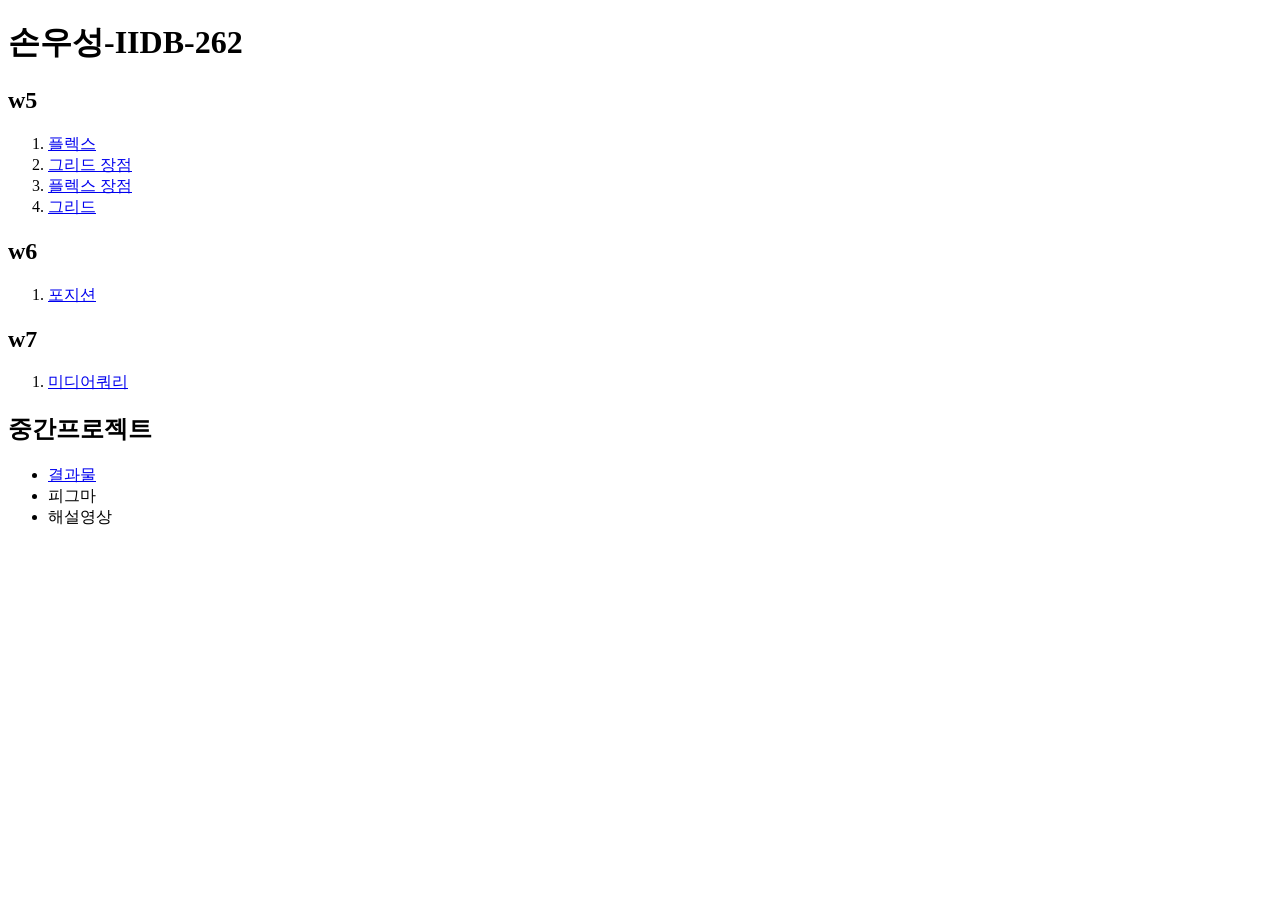
<file: index.html>
<!doctype html>
<html lang="ko">
  <head>
    <meta charset="UTF-8" />
    <meta name="viewport" content="width=device-width, initial-scale=1.0" />
    <title>손우성-IIDB-262</title>
  </head>
  <body>
    <h1>손우성-IIDB-262</h1>
    <h2>w5</h2>
    <ol>
      <li>
        <a href="./src/w5/code1/index.html">플렉스</a>
      </li>
      <li>
        <a href="./src/w5/code2/index.html">그리드 장점</a>
      </li>
      <li>
        <a href="./src/w5/code3/index.html">플렉스 장점</a>
      </li>
      <li>
        <a href="./src/w5/code4/index.html">그리드</a>
      </li>
    </ol>
    <h2>w6</h2>
    <ol>
      <li>
        <a href="./src/w6/code1/index.html">포지션</a>
      </li>
    </ol>
    <h2>w7</h2>
    <ol>
      <li>
        <a href="./src/w7/code1/index.html">미디어쿼리</a>
      </li>
    </ol>
    <h2>중간프로젝트</h2>
    <ul>
      <li><a href="./src/mid/index.html">결과물</a></li>
      <li>피그마</li>
      <li>해설영상</li>
    </ul>
  </body>
</html>
</file>
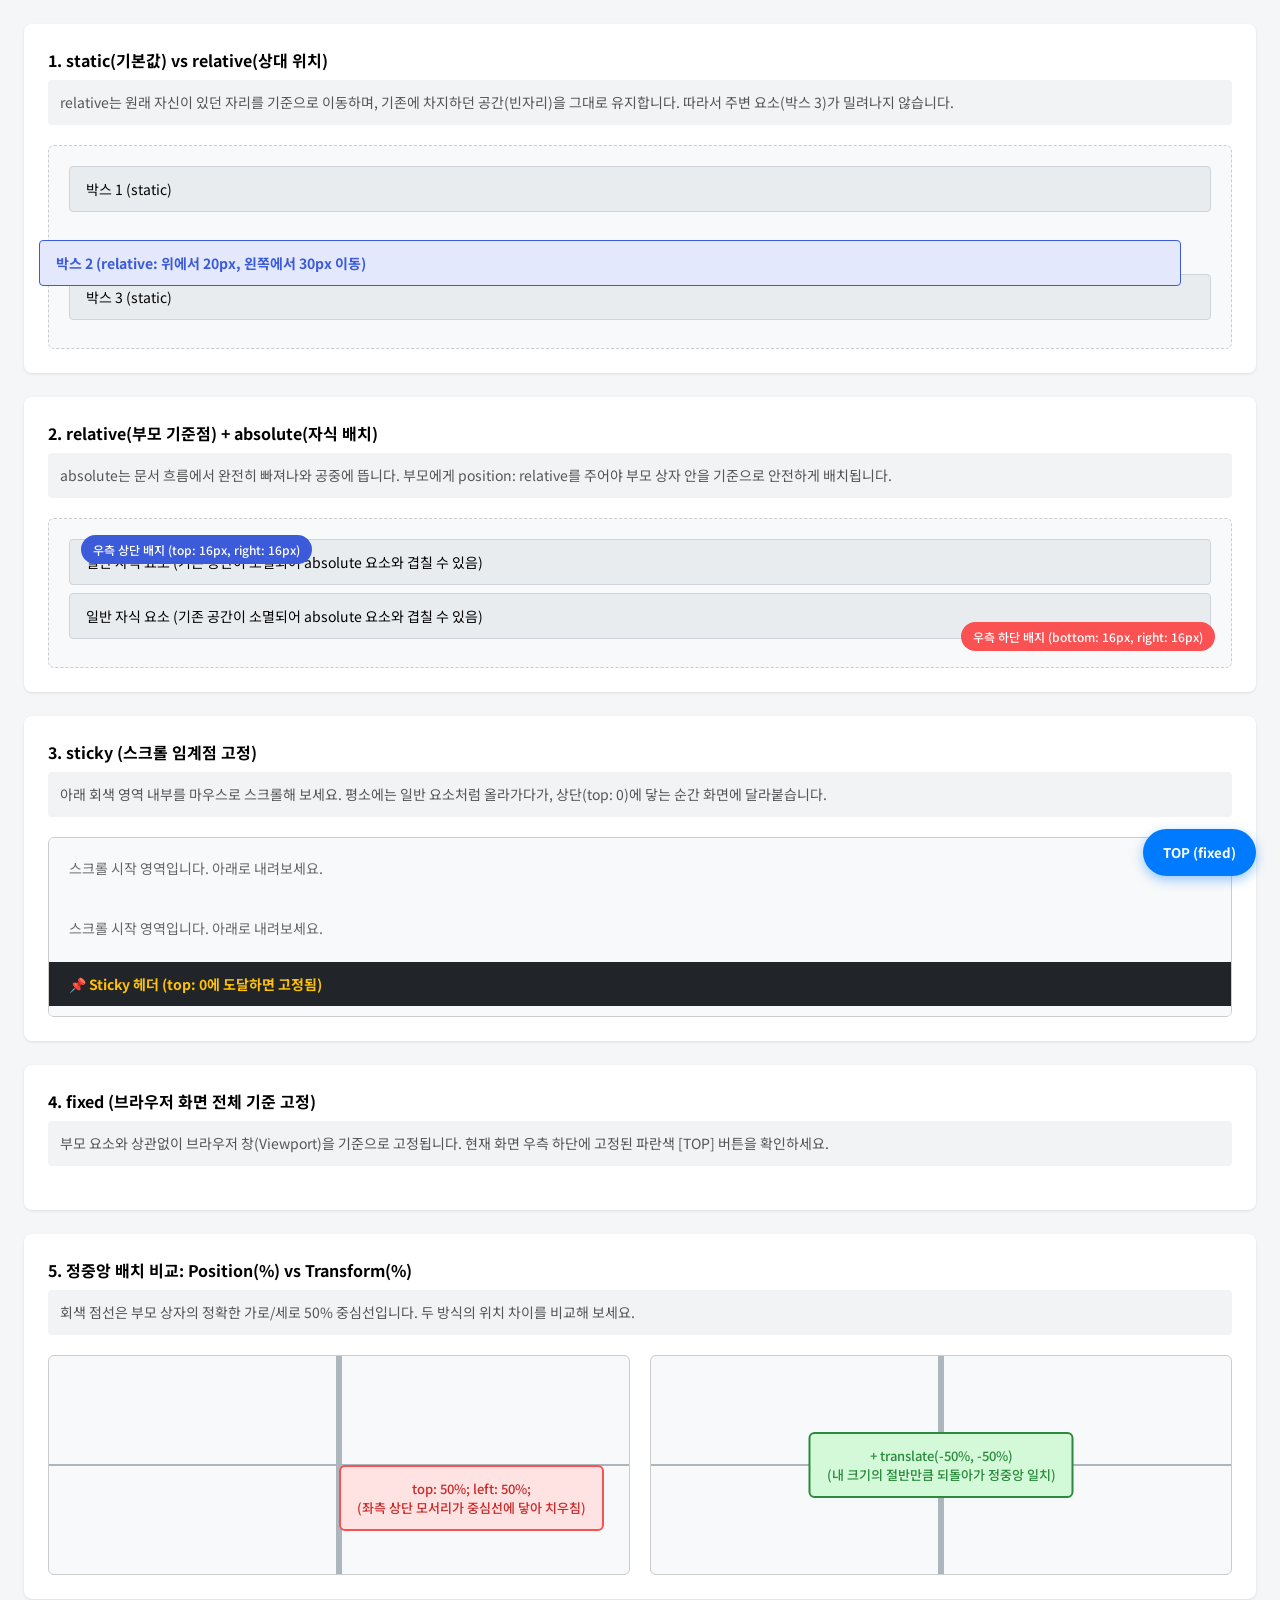
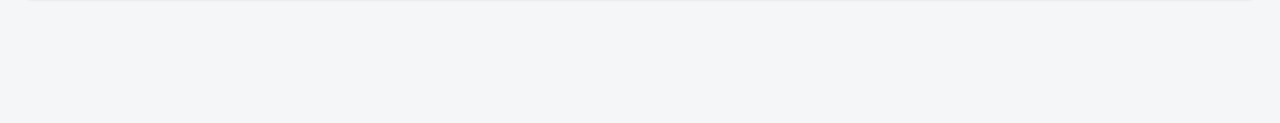
<file: src/w6/code1/index.html>
<!doctype html>
<html lang="en">
  <head>
    <meta charset="UTF-8" />
    <link rel="stylesheet" href="./style.css" />
    <meta name="viewport" content="width=device-width, initial-scale=1.0" />
    <title>Pen</title>
    <!-- Noto Sans KR 폰트 -->
    <link
      href="https://fonts.googleapis.com/css2?family=Noto+Sans+KR:wght@400;500;700&display=swap"
      rel="stylesheet"
    />
  </head>
  <body>
    <!-- 1. static vs relative -->
    <div class="box">
      <h3 class="title">1. static(기본값) vs relative(상대 위치)</h3>
      <p class="desc">
        relative는 원래 자신이 있던 자리를 기준으로 이동하며, 기존에 차지하던
        공간(빈자리)을 그대로 유지합니다. 따라서 주변 요소(박스 3)가 밀려나지
        않습니다.
      </p>

      <div class="demo-stage">
        <div class="item">박스 1 (static)</div>
        <div class="item pos-relative">
          박스 2 (relative: 위에서 20px, 왼쪽에서 30px 이동)
        </div>
        <div class="item" style="position: relative">박스 3 (static)</div>
      </div>
    </div>

    <!-- 2. relative(부모 기준점) + absolute(절대 위치) -->
    <div class="box" style="position: relative">
      <h3 class="title">2. relative(부모 기준점) + absolute(자식 배치)</h3>
      <p class="desc">
        absolute는 문서 흐름에서 완전히 빠져나와 공중에 뜹니다. 부모에게
        position: relative를 주어야 부모 상자 안을 기준으로 안전하게 배치됩니다.
      </p>

      <div class="demo-stage parent-relative">
        <div class="item">
          일반 자식 요소 (기존 공간이 소멸되어 absolute 요소와 겹칠 수 있음)
        </div>
        <div class="badge pos-absolute-top">
          우측 상단 배지 (top: 16px, right: 16px)
        </div>
        <div class="badge pos-absolute-bottom">
          우측 하단 배지 (bottom: 16px, right: 16px)
        </div>
        <div class="item">
          일반 자식 요소 (기존 공간이 소멸되어 absolute 요소와 겹칠 수 있음)
        </div>
      </div>
    </div>

    <!-- 3. sticky (스크롤 반응형 고정) -->
    <div class="box">
      <h3 class="title">3. sticky (스크롤 임계점 고정)</h3>
      <p class="desc">
        아래 회색 영역 내부를 마우스로 스크롤해 보세요. 평소에는 일반 요소처럼
        올라가다가, 상단(top: 0)에 닿는 순간 화면에 달라붙습니다.
      </p>

      <div class="scroll-container">
        <div class="scroll-text">
          스크롤 시작 영역입니다. 아래로 내려보세요.
        </div>
        <div class="scroll-text">
          스크롤 시작 영역입니다. 아래로 내려보세요.
        </div>
        <div class="scroll-text">
          스크롤 시작 영역입니다. 아래로 내려보세요.
        </div>
        <div class="scroll-text">
          스크롤 시작 영역입니다. 아래로 내려보세요.
        </div>
        <div class="scroll-text">
          스크롤 시작 영역입니다. 아래로 내려보세요.
        </div>
        <div class="sticky-bar">📌 Sticky 헤더 (top: 0에 도달하면 고정됨)</div>
        <div class="scroll-content">
          <p>Lorem ipsum dolor sit amet.</p>
          <p>Porro a ut in enim.</p>
          <p>Eaque vel modi alias hic.</p>
          <p>Atque omnis ad ipsa perferendis.</p>
          <p>Odit praesentium est saepe nesciunt?</p>
          <p>Magnam provident et velit cum?</p>
          <p>Nemo quas ad reiciendis cumque. Expedita.</p>
          <p>Ducimus deleniti quidem facilis natus repellat nam.</p>
          <p>
            Dolorum fugit suscipit, ipsum adipisci dicta molestiae voluptate.
          </p>
          <p>
            Dolorem omnis, velit perspiciatis nisi reprehenderit eaque
            accusantium.
          </p>
        </div>
      </div>
    </div>

    <!-- 4. fixed (뷰포트 고정) -->
    <div class="box">
      <h3 class="title">4. fixed (브라우저 화면 전체 기준 고정)</h3>
      <p class="desc">
        부모 요소와 상관없이 브라우저 창(Viewport)을 기준으로 고정됩니다. 현재
        화면 우측 하단에 고정된 파란색 [TOP] 버튼을 확인하세요.
      </p>

      <!-- 코드 위치는 이 섹션 안에 있지만, 화면 우측 하단에 고정되어 표시됨 -->
      <button class="fixed-btn">TOP (fixed)</button>
    </div>

    <!-- 5. 퍼센트(%) 기준점 차이: Position vs Transform -->
    <div class="box">
      <h3 class="title">5. 정중앙 배치 비교: Position(%) vs Transform(%)</h3>
      <p class="desc">
        회색 점선은 부모 상자의 정확한 가로/세로 50% 중심선입니다. 두 방식의
        위치 차이를 비교해 보세요.
      </p>

      <div class="compare-grid">
        <!-- 5-1. top/left만 쓴 경우 -->
        <div class="center-stage">
          <div class="target only-pos">
            top: 50%; left: 50%;
            <br />
            (좌측 상단 모서리가 중심선에 닿아 치우침)
          </div>
        </div>

        <!-- 5-2. transform까지 함께 쓴 경우 -->
        <div class="center-stage">
          <div class="target with-transform">
            + translate(-50%, -50%)
            <br />
            (내 크기의 절반만큼 되돌아가 정중앙 일치)
          </div>
        </div>
      </div>
    </div>
  </body>
</html>
</file>
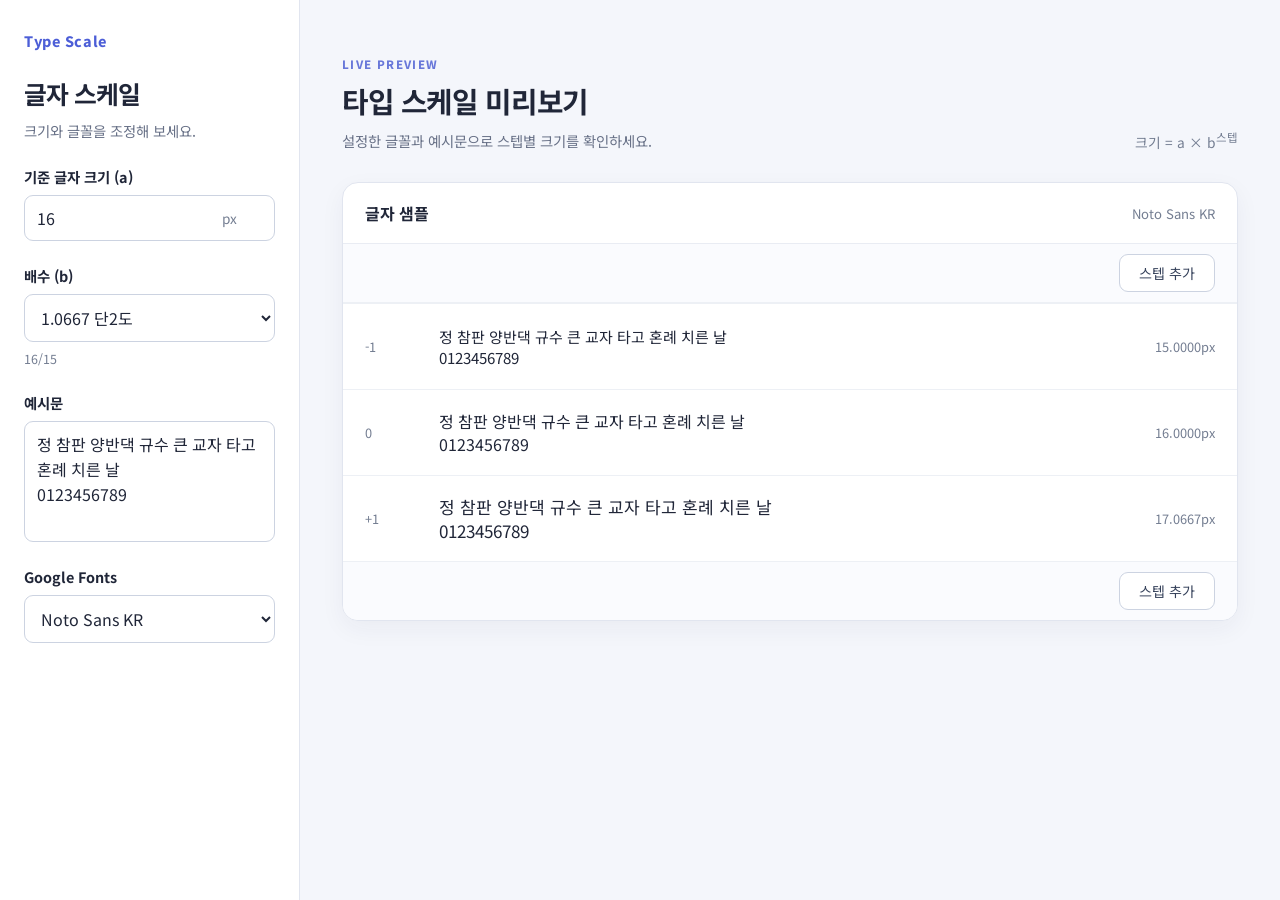
<file: src/w7/code1/index.html>
<!doctype html>
<html lang="ko">
  <head>
    <meta charset="UTF-8" />
    <meta name="viewport" content="width=device-width, initial-scale=1.0" />
    <title>글자 크기 스케일</title>
    <link rel="stylesheet" href="./style/style.css" />
    <link rel="preconnect" href="https://fonts.googleapis.com" />
    <link rel="preconnect" href="https://fonts.gstatic.com" crossorigin />
    <script src="./script/script.js" defer></script>
  </head>
  <body>
    <div class="wrap">
      <aside class="sidebar" aria-label="글자 스케일 설정">
        <a class="brand" href="#preview">Type Scale</a>
        <div class="sidebar-heading">
          <h1>글자 스케일</h1>
          <p>크기와 글꼴을 조정해 보세요.</p>
        </div>

        <div class="field">
          <label for="base-size">기준 글자 크기 (a)</label>
          <div class="unit-input">
            <input
              id="base-size"
              name="base-size"
              type="number"
              min="1"
              max="500"
              step="any"
              value="16"
              inputmode="decimal"
            />
            <span aria-hidden="true">px</span>
          </div>
        </div>

        <div class="field">
          <label for="interval">배수 (b)</label>
          <select id="interval" name="interval">
            <option value="1">단2도</option>
            <option value="2">장2도</option>
            <option value="3">단3도</option>
            <option value="4">장3도</option>
            <option value="5">완전4도</option>
            <option value="6">증4도 / 감5도</option>
            <option value="7">완전5도</option>
            <option value="8">단6도</option>
            <option value="9">장6도</option>
            <option value="10">단7도</option>
            <option value="11">장7도</option>
          </select>
          <small id="ratio-description" aria-live="polite"></small>
        </div>

        <div class="field">
          <label for="example-text">예시문</label>
          <textarea id="example-text" name="example-text" rows="4">
정 참판 양반댁 규수 큰 교자 타고 혼례 치른 날
0123456789</textarea
          >
        </div>

        <div class="field">
          <label for="font-family">Google Fonts</label>
          <select id="font-family" name="font-family">
            <option value="Noto Sans KR">Noto Sans KR</option>
            <option value="Noto Serif KR">Noto Serif KR</option>
            <option value="Gowun Dodum">Gowun Dodum</option>
            <option value="Gowun Batang">Gowun Batang</option>
            <option value="Nanum Gothic">Nanum Gothic</option>
            <option value="Nanum Myeongjo">Nanum Myeongjo</option>
            <option value="IBM Plex Sans KR">IBM Plex Sans KR</option>
            <option value="Black Han Sans">Black Han Sans</option>
          </select>
          <small id="font-status" aria-live="polite" hidden></small>
        </div>
      </aside>

      <main id="preview" class="preview">
        <header class="preview-heading">
          <div>
            <p class="eyebrow">LIVE PREVIEW</p>
            <h2>타입 스케일 미리보기</h2>
            <p class="intro">
              설정한 글꼴과 예시문으로 스텝별 크기를 확인하세요.
            </p>
          </div>
          <span class="formula">크기 = a × b<sup>스텝</sup></span>
        </header>

        <section class="scale-panel" aria-labelledby="scale-title">
          <div class="scale-header">
            <h3 id="scale-title">글자 샘플</h3>
            <span id="selected-font" class="selected-font">Noto Sans KR</span>
          </div>
          <div id="step-list" class="step-list" aria-live="polite"></div>
        </section>
      </main>
    </div>
  </body>
</html>
</file>
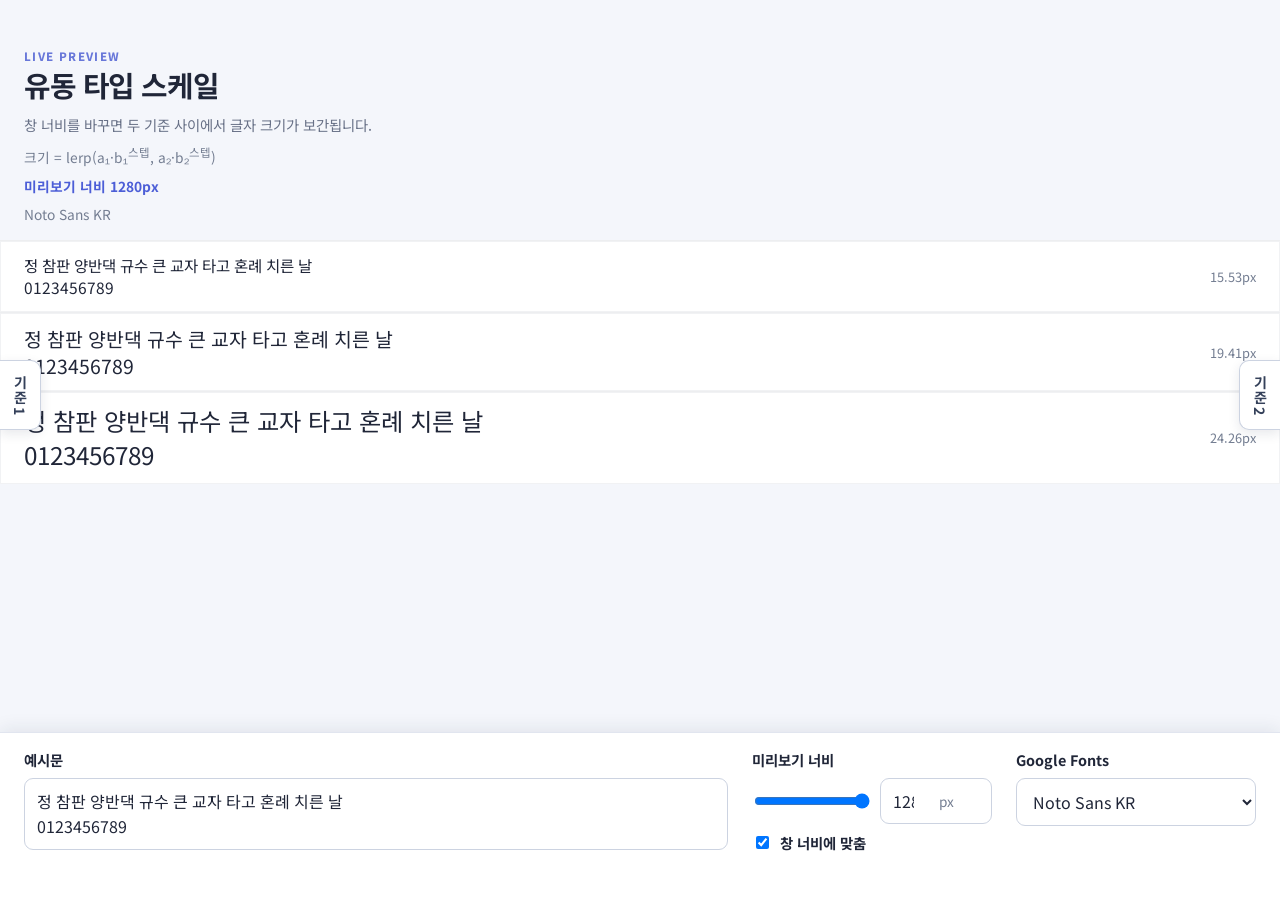
<file: src/w7/code2/index.html>
<!doctype html>
<html lang="ko">
  <head>
    <meta charset="UTF-8" />
    <meta name="viewport" content="width=device-width, initial-scale=1.0" />
    <title>유동 글자 크기 스케일</title>
    <link rel="stylesheet" href="./style/style.css" />
    <link rel="preconnect" href="https://fonts.googleapis.com" />
    <link rel="preconnect" href="https://fonts.gstatic.com" crossorigin />
    <script src="./script/script.js" defer></script>
  </head>
  <body>
    <div class="wrap" id="wrap">
      <div class="demo" id="preview">
        <header class="heading">
          <p class="eyebrow">LIVE PREVIEW</p>
          <h1>유동 타입 스케일</h1>
          <p class="intro">
            창 너비를 바꾸면 두 기준 사이에서 글자 크기가 보간됩니다.
          </p>
          <p class="formula">
            크기 = lerp(a₁·b₁<sup>스텝</sup>, a₂·b₂<sup>스텝</sup>)
          </p>
          <p id="viewport-width" class="viewport-width"></p>
          <p id="selected-font" class="selected-font">Noto Sans KR</p>
        </header>
      </div>

      <div id="drawer-left" class="control left" aria-label="기준 1 설정">
        <div class="component">
          <label for="width-1">기준 화면 너비</label>
          <div class="unit-input">
            <input
              id="width-1"
              type="number"
              min="1"
              max="10000"
              step="any"
              value="360"
              inputmode="decimal"
            />
            <span aria-hidden="true">px</span>
          </div>
        </div>
        <div class="component">
          <label for="base-size-1">기준 글자 크기</label>
          <div class="unit-input">
            <input
              id="base-size-1"
              type="number"
              min="1"
              max="500"
              step="any"
              value="16"
              inputmode="decimal"
            />
            <span aria-hidden="true">px</span>
          </div>
        </div>
        <div class="component">
          <label for="interval-1">배수</label>
          <select id="interval-1"></select>
          <small id="ratio-description-1" aria-live="polite"></small>
        </div>
      </div>

      <div id="drawer-right" class="control right" aria-label="기준 2 설정">
        <div class="component">
          <label for="width-2">기준 화면 너비</label>
          <div class="unit-input">
            <input
              id="width-2"
              type="number"
              min="1"
              max="10000"
              step="any"
              value="1440"
              inputmode="decimal"
            />
            <span aria-hidden="true">px</span>
          </div>
        </div>
        <div class="component">
          <label for="base-size-2">기준 글자 크기</label>
          <div class="unit-input">
            <input
              id="base-size-2"
              type="number"
              min="1"
              max="500"
              step="any"
              value="20"
              inputmode="decimal"
            />
            <span aria-hidden="true">px</span>
          </div>
        </div>
        <div class="component">
          <label for="interval-2">배수</label>
          <select id="interval-2"></select>
          <small id="ratio-description-2" aria-live="polite"></small>
        </div>
      </div>
    </div>

    <button
      class="drawer-toggle left"
      type="button"
      data-drawer="left"
      aria-controls="drawer-left"
      aria-expanded="false"
    >
      기준 1
    </button>
    <button
      class="drawer-toggle right"
      type="button"
      data-drawer="right"
      aria-controls="drawer-right"
      aria-expanded="false"
    >
      기준 2
    </button>

    <footer class="common" aria-label="공통 설정">
      <div class="component grow">
        <label for="example-text">예시문</label>
        <textarea id="example-text" rows="2">
정 참판 양반댁 규수 큰 교자 타고 혼례 치른 날
0123456789</textarea
        >
      </div>
      <div class="component">
        <label for="preview-width-number">미리보기 너비</label>
        <div class="width-control">
          <input
            id="preview-width-range"
            type="range"
            min="100"
            max="1920"
            step="1"
            aria-label="미리보기 너비 슬라이더"
          />
          <div class="unit-input">
            <input id="preview-width-number" type="number" min="100" step="1" />
            <span aria-hidden="true">px</span>
          </div>
        </div>
        <label class="check">
          <input id="preview-width-fit" type="checkbox" checked />
          창 너비에 맞춤
        </label>
      </div>
      <div class="component">
        <label for="font-family">Google Fonts</label>
        <select id="font-family">
          <option value="Noto Sans KR">Noto Sans KR</option>
          <option value="Noto Serif KR">Noto Serif KR</option>
          <option value="Gowun Dodum">Gowun Dodum</option>
          <option value="Gowun Batang">Gowun Batang</option>
          <option value="Nanum Gothic">Nanum Gothic</option>
          <option value="Nanum Myeongjo">Nanum Myeongjo</option>
          <option value="IBM Plex Sans KR">IBM Plex Sans KR</option>
          <option value="Black Han Sans">Black Han Sans</option>
        </select>
        <small id="font-status" aria-live="polite" hidden></small>
      </div>
    </footer>
  </body>
</html>
</file>
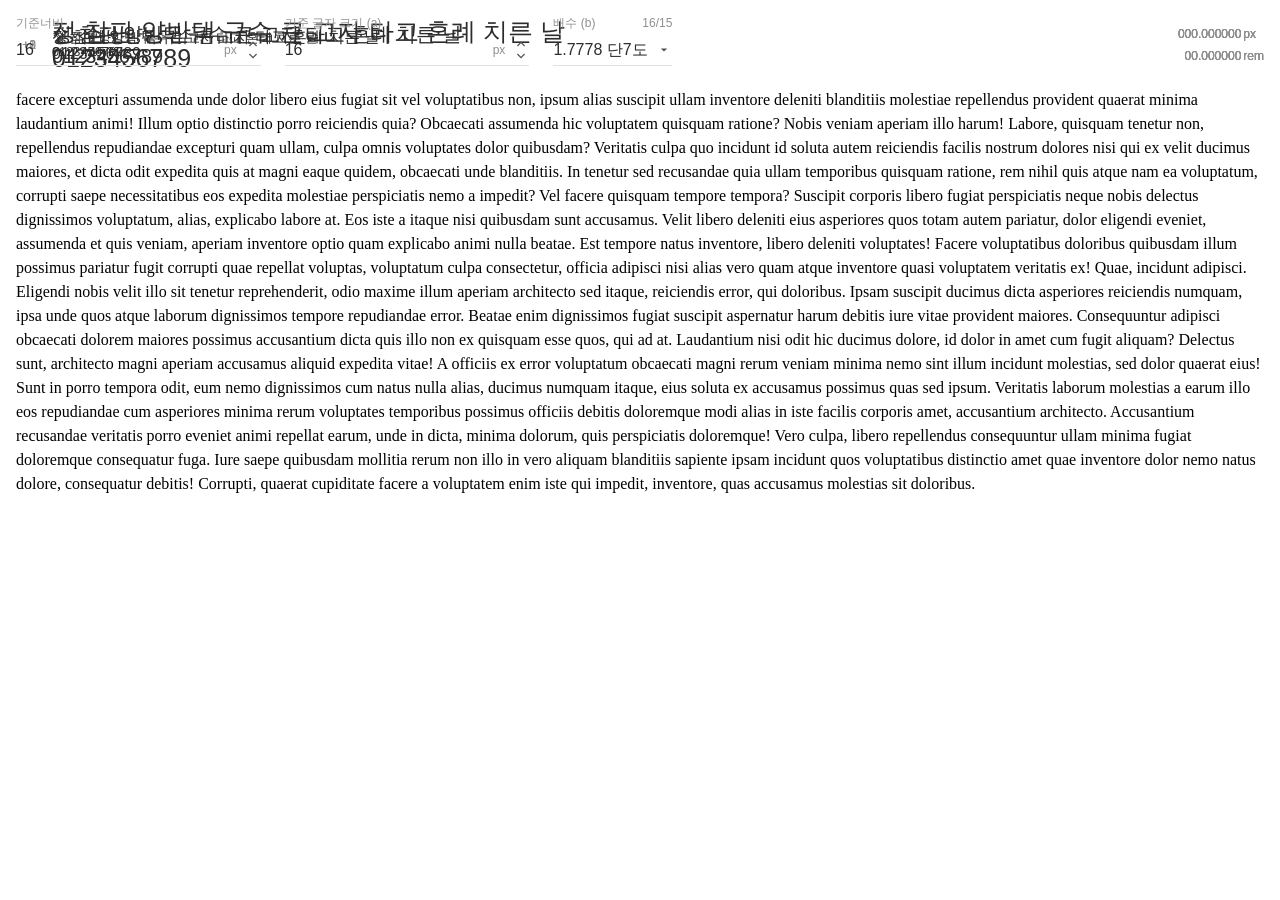
<file: src/w7/layout/index.html>
<!doctype html>
<html lang="ko">
  <head>
    <meta charset="UTF-8" />
    <meta name="viewport" content="width=device-width, initial-scale=1.0" />
    <title>Document</title>
    <link rel="stylesheet" href="./style/reset.css" />
    <link rel="stylesheet" href="./style/layouts.css" />
    <link rel="stylesheet" href="./style/style.css" />
    <script src="./script/script.js" defer></script>
  </head>
  <body>
    <div class="side-panels" data-lines="4">
      <div class="side-panel left">
        <div class="switcher-container panel-config">
          <div class="switcher">
            <div class="component">
              <label class="component-label" for="base-width">기준너비</label>
              <div class="number-control">
                <input id="base-width" type="number" value="16" step="1" />
                <span class="unit">px</span>
                <div class="number-buttons">
                  <button
                    class="number-step"
                    type="button"
                    data-step="1"
                    aria-label="기준너비 1 증가"
                  >
                    <span class="step-icon">
                      <img src="./assets/step-up.svg" alt="" />
                    </span>
                  </button>
                  <button
                    class="number-step"
                    type="button"
                    data-step="-1"
                    aria-label="기준너비 1 감소"
                  >
                    <span class="step-icon">
                      <img src="./assets/step-down.svg" alt="" />
                    </span>
                  </button>
                </div>
              </div>
            </div>
            <div class="component">
              <label class="component-label" for="base-font-size">
                기준 글자 크기 (a)
              </label>
              <div class="number-control">
                <input
                  id="base-font-size"
                  type="number"
                  value="16"
                  step="1"
                />
                <span class="unit">px</span>
                <div class="number-buttons">
                  <button
                    class="number-step"
                    type="button"
                    data-step="1"
                    aria-label="기준 글자 크기 1 증가"
                  >
                    <span class="step-icon">
                      <img src="./assets/step-up.svg" alt="" />
                    </span>
                  </button>
                  <button
                    class="number-step"
                    type="button"
                    data-step="-1"
                    aria-label="기준 글자 크기 1 감소"
                  >
                    <span class="step-icon">
                      <img src="./assets/step-down.svg" alt="" />
                    </span>
                  </button>
                </div>
              </div>
            </div>
            <div class="component">
              <div class="component-label-row">
                <label class="component-label" for="scale-select">
                  배수 (b)
                </label>
                <span class="component-meta">16/15</span>
              </div>
              <div class="scale-control">
                <select id="scale-select" aria-label="배수">
                  <option value="1.7778">1.7778 단7도</option>
                </select>
                <span class="dropdown-icon">
                  <img src="./assets/dropdown.svg" alt="" />
                </span>
              </div>
            </div>
          </div>
        </div>
        <div class="scale-list">
          <div class="scale-row">
            <div class="scale-step">+1</div>
            <div class="scale-sample" style="font-size: 12.8px">
              <p>정 참판 양반댁 규수 큰 교자 타고 혼례 치른 날</p>
              <p>0123456789</p>
            </div>
            <div class="scale-actions">
              <div class="scale-size">
                <span>000.000000</span>
                <span>px</span>
                <span>00.000000</span>
                <span>rem</span>
              </div>
            </div>
          </div>
          <div class="scale-row">
            <div class="scale-step">0</div>
            <div class="scale-sample">
              <p>정 참판 양반댁 규수 큰 교자 타고 혼례 치른 날</p>
              <p>0123456789</p>
            </div>
            <div class="scale-actions">
              <div class="scale-size">
                <span>000.000000</span>
                <span>px</span>
                <span>00.000000</span>
                <span>rem</span>
              </div>
            </div>
          </div>
          <div class="scale-row">
            <div class="scale-step">+2</div>
            <div class="scale-sample" style="font-size: 20px">
              <p>정 참판 양반댁 규수 큰 교자 타고 혼례 치른 날</p>
              <p>0123456789</p>
            </div>
            <div class="scale-actions">
              <div class="scale-size">
                <span>000.000000</span>
                <span>px</span>
                <span>00.000000</span>
                <span>rem</span>
              </div>
            </div>
          </div>
          <div class="scale-row">
            <div class="scale-step">+3</div>
            <div class="scale-sample" style="font-size: 25px">
              <p>정 참판 양반댁 규수 큰 교자 타고 혼례 치른 날</p>
              <p>0123456789</p>
            </div>
            <div class="scale-actions">
              <div class="scale-size">
                <span>000.000000</span>
                <span>px</span>
                <span>00.000000</span>
                <span>rem</span>
              </div>
            </div>
          </div>
        </div>
      </div>
    </div>
    <div class="demo-text">
      Lorem ipsum dolor sit amet consectetur adipisicing elit. Quaerat doloribus
      quisquam illo distinctio consequuntur animi eligendi temporibus autem
      ducimus? Id et amet non iste quia ipsa, harum dolorem tenetur molestias
      eum temporibus eius, tempore quidem at! Reprehenderit assumenda tenetur
      qui odio voluptatum? Tempore amet velit quo, explicabo error repudiandae,
      iste est obcaecati veritatis fugit laboriosam minus fuga sit nulla non,
      excepturi corrupti vitae doloremque. Numquam quaerat vitae dolor sunt cum
      obcaecati aliquam veniam! Accusamus sapiente adipisci facere excepturi
      assumenda unde dolor libero eius fugiat sit vel voluptatibus non, ipsum
      alias suscipit ullam inventore deleniti blanditiis molestiae repellendus
      provident quaerat minima laudantium animi! Illum optio distinctio porro
      reiciendis quia? Obcaecati assumenda hic voluptatem quisquam ratione?
      Nobis veniam aperiam illo harum! Labore, quisquam tenetur non, repellendus
      repudiandae excepturi quam ullam, culpa omnis voluptates dolor quibusdam?
      Veritatis culpa quo incidunt id soluta autem reiciendis facilis nostrum
      dolores nisi qui ex velit ducimus maiores, et dicta odit expedita quis at
      magni eaque quidem, obcaecati unde blanditiis. In tenetur sed recusandae
      quia ullam temporibus quisquam ratione, rem nihil quis atque nam ea
      voluptatum, corrupti saepe necessitatibus eos expedita molestiae
      perspiciatis nemo a impedit? Vel facere quisquam tempore tempora? Suscipit
      corporis libero fugiat perspiciatis neque nobis delectus dignissimos
      voluptatum, alias, explicabo labore at. Eos iste a itaque nisi quibusdam
      sunt accusamus. Velit libero deleniti eius asperiores quos totam autem
      pariatur, dolor eligendi eveniet, assumenda et quis veniam, aperiam
      inventore optio quam explicabo animi nulla beatae. Est tempore natus
      inventore, libero deleniti voluptates! Facere voluptatibus doloribus
      quibusdam illum possimus pariatur fugit corrupti quae repellat voluptas,
      voluptatum culpa consectetur, officia adipisci nisi alias vero quam atque
      inventore quasi voluptatem veritatis ex! Quae, incidunt adipisci. Eligendi
      nobis velit illo sit tenetur reprehenderit, odio maxime illum aperiam
      architecto sed itaque, reiciendis error, qui doloribus. Ipsam suscipit
      ducimus dicta asperiores reiciendis numquam, ipsa unde quos atque laborum
      dignissimos tempore repudiandae error. Beatae enim dignissimos fugiat
      suscipit aspernatur harum debitis iure vitae provident maiores.
      Consequuntur adipisci obcaecati dolorem maiores possimus accusantium dicta
      quis illo non ex quisquam esse quos, qui ad at. Laudantium nisi odit hic
      ducimus dolore, id dolor in amet cum fugit aliquam? Delectus sunt,
      architecto magni aperiam accusamus aliquid expedita vitae! A officiis ex
      error voluptatum obcaecati magni rerum veniam minima nemo sint illum
      incidunt molestias, sed dolor quaerat eius! Sunt in porro tempora odit,
      eum nemo dignissimos cum natus nulla alias, ducimus numquam itaque, eius
      soluta ex accusamus possimus quas sed ipsum. Veritatis laborum molestias a
      earum illo eos repudiandae cum asperiores minima rerum voluptates
      temporibus possimus officiis debitis doloremque modi alias in iste facilis
      corporis amet, accusantium architecto. Accusantium recusandae veritatis
      porro eveniet animi repellat earum, unde in dicta, minima dolorum, quis
      perspiciatis doloremque! Vero culpa, libero repellendus consequuntur ullam
      minima fugiat doloremque consequatur fuga. Iure saepe quibusdam mollitia
      rerum non illo in vero aliquam blanditiis sapiente ipsam incidunt quos
      voluptatibus distinctio amet quae inventore dolor nemo natus dolore,
      consequatur debitis! Corrupti, quaerat cupiditate facere a voluptatem enim
      iste qui impedit, inventore, quas accusamus molestias sit doloribus.
    </div>
  </body>
</html>
</file>
<file: src/w6/code1/style.css>
/* =========================================
   공통 세팅 및 재활용 스타일
   ========================================= */
* {
  box-sizing: border-box;
  margin: 0;
  padding: 0;
  font-family: "Noto Sans KR", sans-serif;
}

body {
  padding: 24px;
  padding-bottom: 100px; /* 하단 fixed 버튼 여백 확보 */
  background-color: #f5f6f8;
}

.box {
  background-color: #fff;
  padding: 24px;
  margin-bottom: 24px;
  border-radius: 8px;
  box-shadow: 0 1px 3px rgba(0, 0, 0, 0.1);
}

.title {
  font-size: 16px;
  margin-bottom: 8px;
}

.desc {
  font-size: 14px;
  color: #555;
  margin-bottom: 20px;
  background-color: #f1f3f5;
  padding: 12px;
  border-radius: 4px;
  line-height: 1.5;
}

/* 실습용 무대 및 기본 블록 */
.demo-stage {
  background-color: #f8f9fa;
  border: 1px dashed #ccc;
  padding: 20px;
  border-radius: 6px;
}

.item {
  background-color: #e9ecef;
  border: 1px solid #ced4da;
  padding: 12px 16px;
  margin-bottom: 8px;
  border-radius: 4px;
  font-size: 14px;
}

/* =========================================
   1. static vs relative
   ========================================= */
.pos-relative {
  position: relative;
  top: 20px; /* 원래 위치에서 아래로 20px 이동 */
  right: 30px; /* 원래 위치에서 오른쪽으로 30px 이동 */
  background-color: #e3e8fc;
  border-color: #3b5bdb;
  color: #3b5bdb;
  font-weight: 700;
  z-index: 1;
  /* 아래 박스와 겹칠 때 위로 올라오도록 설정 */
}

/* =========================================
   2. relative + absolute
   ========================================= */
.parent-relative {
  position: relative;
  /* 자식(absolute)이 도망가지 못하게 기준점 선언 */
  /* height: 320px; */
}

.badge {
  position: absolute; /* 문서 흐름에서 이탈 */
  background-color: #3b5bdb;
  color: #fff;
  padding: 6px 12px;
  border-radius: 20px;
  font-size: 12px;
  font-weight: 500;
}

.pos-absolute-top {
  top: 16px;
  left: 32px;
}

.pos-absolute-bottom {
  bottom: 16px;
  right: 16px;
  background-color: #fa5252;
}

/* =========================================
   3. sticky (스크롤 고정)
   ========================================= */
.scroll-container {
  height: 180px;
  overflow-y: auto; /* 내부 스크롤 생성 */
  border: 1px solid #ccc;
  border-radius: 6px;
  background-color: #f8f9fa;
}

.scroll-text {
  padding: 20px;
  font-size: 14px;
  color: #666;
}

.sticky-bar {
  position: sticky;
  bottom: 10px; /* 스크롤 시 컨테이너 최상단(0px)에 닿으면 달라붙음 */
  background-color: #212529;
  color: #ffc107;
  padding: 12px 20px;
  font-weight: 700;
  font-size: 14px;
}

.scroll-content p {
  padding: 20px;
  border-bottom: 1px solid #eee;
  font-size: 14px;
}

/* =========================================
   4. fixed (뷰포트 고정)
   ========================================= */
.fixed-btn {
  position: fixed;
  bottom: 24px; /* 브라우저 창 하단에서 24px */
  right: 24px; /* 브라우저 창 우측에서 24px */
  background-color: #007aff;
  color: #fff;
  border: none;
  padding: 14px 20px;
  border-radius: 30px;
  font-weight: 700;
  box-shadow: 0 4px 12px rgba(0, 122, 255, 0.4);
  cursor: pointer;
  z-index: 100;
}

/* =========================================
   5. 퍼센트(%) 기준점 차이 (정중앙 배치)
   ========================================= */
.compare-grid {
  display: grid;
  grid-template-columns: 1fr 1fr;
  gap: 20px;
}

.center-stage {
  position: relative; /* 자식(absolute)의 기준점 */
  height: 220px;
  background-color: #f8f9fa;
  border: 1px solid #ccc;
  border-radius: 6px;
  /* 정중앙을 눈으로 확인하기 위한 십자가 가이드선 배경 */
  background-image:
    linear-gradient(
      to right,
      transparent 49.5%,
      #adb5bd 49.5%,
      #adb5bd 50.5%,
      transparent 50.5%
    ),
    linear-gradient(
      to bottom,
      transparent 49.5%,
      #adb5bd 49.5%,
      #adb5bd 50.5%,
      transparent 50.5%
    );
}

.target {
  position: absolute;
  padding: 12px 16px;
  border-radius: 6px;
  font-size: 13px;
  font-weight: 500;
  text-align: center;
  white-space: nowrap;
}

/* 5-1. 부모 크기의 50%만 이동한 경우 (치우침) */
.only-pos {
  top: 50%;
  left: 50%;
  background-color: #ffe3e3;
  border: 2px solid #fa5252;
  color: #c92a2a;
}

/* 5-2. 자기 크기의 50%만큼 역방향 이동을 추가한 경우 (정중앙) */
.with-transform {
  top: 50%;
  left: 50%;
  transform: translate(
    -50%,
    -50%
  ); /* 핵심: 자기 자신 크기의 절반만큼 뒤로 당김 */
  background-color: #d3f9d8;
  border: 2px solid #2b8a3e;
  color: #2b8a3e;
}
</file>
<file: src/w7/code1/style/style.css>
:root {
  color-scheme: light;
  font-family: Inter, "Noto Sans KR", sans-serif;
  color: #202638;
  background: #f4f6fb;
  font-synthesis: none;
  text-rendering: optimizeLegibility;
}

* {
  box-sizing: border-box;
}

body {
  min-width: 320px;
  min-height: 100vh;
  margin: 0;
}

.wrap {
  display: grid;
  grid-template-columns: 300px minmax(0, 1fr);
  min-height: 100vh;
}

.sidebar {
  display: flex;
  flex-direction: column;
  gap: 24px;
  padding: 30px 24px;
  border-right: 1px solid #e1e5ef;
  background: #fff;
}

.brand {
  color: #4c5ed7;
  font-size: 0.9rem;
  font-weight: 800;
  letter-spacing: 0.04em;
  text-decoration: none;
}

.sidebar-heading h1,
.preview-heading h2 {
  margin: 0;
  letter-spacing: -0.04em;
}

.sidebar-heading h1 {
  font-size: 1.55rem;
}

.sidebar-heading p,
.intro {
  margin: 8px 0 0;
  color: #687187;
  font-size: 0.9rem;
  line-height: 1.6;
}

.field {
  display: grid;
  gap: 8px;
}

.field label {
  font-size: 0.9rem;
  font-weight: 700;
}

.unit-input {
  position: relative;
}

.unit-input span {
  position: absolute;
  top: 50%;
  right: 38px;
  color: #737d91;
  font-size: 0.85rem;
  pointer-events: none;
  transform: translateY(-50%);
}

.unit-input input {
  padding-right: 62px;
}

select,
input,
textarea {
  --padding-block: 10px;
  --border-width: 1px;
  width: 100%;
  min-height: 44px;
  padding: var(--padding-block) 12px;
  border: var(--border-width) solid #ccd3e1;
  border-radius: 9px;
  background: #fff;
  color: inherit;
  font: inherit;
}

textarea {
  --chrome: calc(2 * (var(--padding-block) + var(--border-width)));
  min-height: calc(4lh + var(--chrome));
  max-height: calc(12lh + var(--chrome));
  resize: none;
  field-sizing: content;
  line-height: 1.55;
}

.field small {
  min-height: 1.3em;
  color: #737d91;
  font-size: 0.78rem;
}

select:focus-visible,
input:focus-visible,
textarea:focus-visible,
.delete-step:focus-visible,
.add-step:focus-visible {
  outline: 3px solid #a9baff;
  outline-offset: 2px;
}

.preview {
  width: min(100%, 1040px);
  margin: 0 auto;
  padding: 56px 42px;
}

.preview-heading {
  display: flex;
  align-items: flex-end;
  justify-content: space-between;
  gap: 20px;
  margin-bottom: 30px;
}

.eyebrow {
  margin: 0 0 8px;
  color: #6877d9;
  font-size: 0.72rem;
  font-weight: 800;
  letter-spacing: 0.12em;
}

.preview-heading h2 {
  font-size: 1.8rem;
}

.formula {
  color: #737d91;
  font-size: 0.86rem;
  white-space: nowrap;
}

.scale-panel {
  overflow: hidden;
  border: 1px solid #e1e5ef;
  border-radius: 16px;
  background: #fff;
  box-shadow: 0 8px 24px rgb(31 43 70 / 5%);
}

.scale-header {
  display: flex;
  align-items: center;
  justify-content: space-between;
  gap: 16px;
  padding: 18px 22px;
  border-bottom: 1px solid #e9ecf3;
}

.scale-header h3 {
  margin: 0;
  font-size: 1rem;
}

.selected-font {
  color: #737d91;
  font-size: 0.82rem;
}

.step-list {
  display: grid;
}

.step {
  display: flex;
  align-items: center;
  gap: 16px;
  min-height: 86px;
  padding: 18px 22px;
}

.step + .step {
  border-top: 1px solid #edf0f5;
}

.step-number {
  flex: 0 0 58px;
  color: #737d91;
  font-size: 0.8rem;
  font-variant-numeric: tabular-nums;
}

.sample {
  min-width: 0;
  flex: 1;
  overflow-wrap: anywhere;
  line-height: 1.4;
  font-family: var(--sample-font-family, inherit);
  white-space: pre-wrap;
}

.step-side {
  display: grid;
  flex: 0 0 96px;
  align-items: center;
  justify-items: stretch;
}

.step-side > * {
  grid-area: 1 / 1;
}

.step-size {
  color: #737d91;
  font-size: 0.8rem;
  font-variant-numeric: tabular-nums;
  text-align: right;
  pointer-events: none;
  transition: opacity 0.12s;
}

.add-step {
  flex: 0 0 96px;
  width: 96px;
}

.step-side .delete-step {
  position: relative;
  z-index: 1;
  opacity: 0;
  pointer-events: none;
  transition: opacity 0.12s;
}

.step:hover .step-side .delete-step,
.step-side .delete-step:focus-visible {
  opacity: 1;
  pointer-events: auto;
}

.step:hover .step-side:has(.delete-step:not([hidden])) .step-size,
.step-side:has(.delete-step:focus-visible) .step-size {
  opacity: 0;
}

/* 호버가 없는 기기에서는 삭제 버튼을 크기 아래에 항상 표시 */
@media (hover: none) {
  .step-side {
    gap: 6px;
  }

  .step-side > * {
    grid-area: auto;
  }

  .step-side .delete-step {
    opacity: 1;
    pointer-events: auto;
  }

  .step:hover .step-side:has(.delete-step) .step-size {
    opacity: 1;
  }
}

.delete-step,
.add-step {
  min-height: 38px;
  padding: 0 13px;
  border: 1px solid #ccd3e1;
  border-radius: 9px;
  background: #fff;
  color: #35415a;
  font: inherit;
  font-size: 0.88rem;
  cursor: pointer;
}

.delete-step:hover,
.add-step:hover {
  border-color: #7382a2;
  background: #f7f8fc;
}

.add-spacer {
  flex: 1;
}

.step-add {
  min-height: 0;
  padding-top: 10px;
  padding-bottom: 10px;
  background: #fafbfe;
}

.step-list > .step-add:first-child {
  border-bottom: 1px solid #edf0f5;
}

.step-list > .step-add:last-child {
  border-top: 1px solid #edf0f5;
}

@media (max-width: 760px) {
  .wrap {
    grid-template-columns: minmax(0, 1fr);
  }

  .sidebar {
    display: grid;
    grid-template-columns: repeat(2, minmax(0, 1fr));
    gap: 18px;
    padding: 22px;
    border-right: 0;
    border-bottom: 1px solid #e1e5ef;
  }

  .brand,
  .sidebar-heading {
    grid-column: 1 / -1;
  }

  .preview {
    padding: 36px 22px;
  }
}

@media (max-width: 500px) {
  .sidebar {
    grid-template-columns: minmax(0, 1fr);
    gap: 16px;
    padding: 20px 16px;
  }

  .brand,
  .sidebar-heading {
    grid-column: auto;
  }

  .preview {
    padding: 30px 14px;
  }

  .preview-heading {
    align-items: flex-start;
    flex-direction: column;
    gap: 12px;
  }

  .preview-heading h2 {
    font-size: 1.5rem;
  }

  .step {
    gap: 10px;
    padding: 16px;
  }

  .step-number {
    flex-basis: 44px;
  }
}
</file>
<file: src/w7/code2/style/style.css>
:root {
  color-scheme: light;
  font-family: Inter, "Noto Sans KR", sans-serif;
  color: #202638;
  background: #f4f6fb;
  font-synthesis: none;
  text-rendering: optimizeLegibility;
  --common-height: 10.5rem;
}

* {
  box-sizing: border-box;
}

body {
  min-width: 320px;
  min-height: 100vh;
  margin: 0;
  overflow-x: hidden;
}

/* 좌/우 패널은 정확히 반반이고, 미리보기(.demo)는 그 뒤 전체 폭에 깔린다 */
.wrap {
  display: grid;
  grid-template-columns: 1fr 1fr;
  grid-auto-rows: auto;
  column-gap: 0;
  row-gap: 0;
  min-height: 100vh;
  padding-bottom: var(--common-height);
  overflow-x: clip;
}

.demo {
  grid-column: 1 / -1;
  grid-row: 1 / -1;
  display: flex;
  flex-direction: column;
  align-items: stretch;

  .heading {
    padding: 2.5rem 1.5rem 1rem;
  }

  .heading h1 {
    margin: 0;
    font-size: 1.8rem;
    letter-spacing: -0.04em;
  }

  .heading p {
    margin: 0.5rem 0 0;
  }

  .row {
    container-type: inline-size;
    align-self: center;
    flex: 0 0 auto;
    width: var(--preview-width, 100%);
    display: flex;
    align-items: center;
    gap: 1rem;
    min-height: 4.5rem;
    padding: 0.75rem 0;
    border-top: 1px solid rgb(31 43 70 / 8%);
    background: #fff;
    box-shadow: inset 0 0 0 1px rgb(31 43 70 / 6%);

    > .sample {
      margin-left: 1.5rem;
    }

    > .current-size {
      margin-right: 1.5rem;
    }
  }
}

.eyebrow {
  margin: 0;
  color: #6877d9;
  font-size: 0.72rem;
  font-weight: 800;
  letter-spacing: 0.12em;
}

.intro {
  color: #687187;
  font-size: 0.9rem;
  line-height: 1.6;
}

.formula,
.selected-font {
  color: #737d91;
  font-size: 0.86rem;
}

.viewport-width {
  color: #4c5ed7;
  font-size: 0.86rem;
  font-weight: 700;
  font-variant-numeric: tabular-nums;
}

.sample {
  min-width: 0;
  flex: 1;
  overflow-wrap: anywhere;
  line-height: 1.4;
  font-family: var(--sample-font-family, inherit);
  white-space: pre-wrap;
}

.current-size {
  flex: 0 0 auto;
  color: #737d91;
  font-size: 0.8rem;
  font-variant-numeric: tabular-nums;
}

.control {
  position: relative;
  z-index: 10;
  display: grid;
  grid-template-rows: subgrid;
  grid-row: 1 / -1;
  min-width: 0;
  visibility: hidden;
  transition:
    transform 0.3s ease,
    visibility 0s 0.3s;

  &.left {
    grid-column: 1 / span 1;
    transform: translate(-100%, 0);
    background: oklch(0.95 0.1 0 / 90%);
  }

  &.right {
    grid-column: 2 / span 1;
    transform: translate(100%, 0);
    background: oklch(0.95 0.1 120deg / 90%);
  }

  &.open {
    visibility: visible;
    transform: none;
    transition:
      transform 0.3s ease,
      visibility 0s;
  }

  > * {
    padding-inline: 1.5rem;
  }

  > .component {
    align-content: center;
    padding-block: 0.75rem;
  }

  > .line,
  > .add-line {
    display: flex;
    align-items: center;
    gap: 1rem;
    border-top: 1px solid rgb(31 43 70 / 8%);
  }

  > .line {
    min-height: 4.5rem;
    padding-block: 0.75rem;
  }

  > .add-line {
    justify-content: center;
    padding-block: 0.5rem;
  }

  .step {
    flex: 0 0 2.5rem;
    color: #5b657b;
    font-size: 0.85rem;
    font-weight: 700;
    font-variant-numeric: tabular-nums;
  }

  .sample {
    flex: 1;
    min-width: 0;
  }

  .size {
    flex: 0 0 auto;
    color: #5b657b;
    font-size: 0.8rem;
    font-variant-numeric: tabular-nums;
    text-align: right;
  }
}

.component {
  display: grid;
  gap: 0.5rem;
}

.component label {
  font-size: 0.9rem;
  font-weight: 700;
}

.component small {
  min-height: 1.3em;
  color: #737d91;
  font-size: 0.78rem;
}

.unit-input {
  position: relative;
}

.unit-input span {
  position: absolute;
  top: 50%;
  right: 2.4rem;
  color: #737d91;
  font-size: 0.85rem;
  pointer-events: none;
  transform: translateY(-50%);
}

.unit-input input {
  padding-right: 3.9rem;
}

select,
input,
textarea {
  --padding-block: 10px;
  --border-width: 1px;
  width: 100%;
  min-height: 44px;
  padding: var(--padding-block) 12px;
  border: var(--border-width) solid #ccd3e1;
  border-radius: 9px;
  background: #fff;
  color: inherit;
  font: inherit;
}

textarea {
  --chrome: calc(2 * (var(--padding-block) + var(--border-width)));
  height: calc(2lh + var(--chrome));
  resize: none;
  line-height: 1.55;
}

button {
  min-height: 34px;
  padding: 0 13px;
  border: 1px solid #ccd3e1;
  border-radius: 9px;
  background: #fff;
  color: #35415a;
  font: inherit;
  font-size: 0.88rem;
  cursor: pointer;

  &:hover {
    border-color: #7382a2;
    background: #f7f8fc;
  }

  &[hidden] {
    display: block;
    visibility: hidden;
  }
}

select:focus-visible,
input:focus-visible,
textarea:focus-visible,
button:focus-visible {
  outline: 3px solid #a9baff;
  outline-offset: 2px;
}

.drawer-toggle {
  position: fixed;
  top: 40%;
  z-index: 20;
  padding: 14px 10px;
  font-weight: 700;
  writing-mode: vertical-rl;
  box-shadow: 0 4px 12px rgb(31 43 70 / 10%);

  &.left {
    left: 0;
    border-left: 0;
    border-radius: 0 10px 10px 0;
  }

  &.right {
    right: 0;
    border-right: 0;
    border-radius: 10px 0 0 10px;
  }
}

/* 하단 고정 공통 컨트롤 */
.common {
  position: fixed;
  right: 0;
  bottom: 0;
  left: 0;
  z-index: 30;
  display: flex;
  align-items: flex-start;
  gap: 1.5rem;
  height: var(--common-height);
  padding: 1rem 1.5rem;
  border-top: 1px solid #e1e5ef;
  background: #fff;
  box-shadow: 0 -4px 16px rgb(31 43 70 / 8%);

  .component {
    width: 15rem;
  }

  .component.grow {
    flex: 1;
    width: auto;
  }
}

.width-control {
  display: grid;
  grid-template-columns: 1fr 7rem;
  align-items: center;
  gap: 0.75rem;

  input[type="range"] {
    min-height: 0;
    padding: 0;
    border: 0;
  }
}

.check {
  display: flex;
  align-items: center;
  gap: 0.5rem;
  font-size: 0.85rem;
  font-weight: 400;

  input {
    width: auto;
    min-height: 0;
  }
}

@media (max-width: 760px) {
  :root {
    --common-height: 14rem;
  }

  .common {
    flex-direction: column;
    gap: 0.6rem;
  }

  .common .component {
    width: 100%;
  }

  .control > *,
  .demo .row,
  .demo .heading {
    padding-inline: 0.75rem;
  }

  .control .step {
    flex-basis: 1.8rem;
  }
}
</file>
<file: src/w7/layout/style/layouts.css>
.switcher-container {
  --px: 1rem;
  --py: 1rem;

  container-type: inline-size;
  padding-inline: var(--px);
  padding-block: var(--py);
}

.switcher {
  --children-min-width: 10rem;
  --column-gap: 1rem;
  --row-gap: 3rem;

  display: flex;
  flex-wrap: wrap;
  column-gap: var(--column-gap);
  row-gap: var(--row-gap);

  > * {
    flex: 1 1
      clamp(
        0px,
        round(
          up,
          calc(
            sibling-count() * var(--children-min-width) +
              (sibling-count() - 1) * var(--column-gap) - 100cqi
          ),
          100cqi
        ),
        100cqi
      );
    min-width: 0;
  }
}
</file>
<file: src/w7/layout/style/style.css>
.side-panels {
  display: grid;
  grid-template-columns: minmax(0, 1fr);
  grid-template-rows: auto repeat(attr(data-lines type(<integer>), 1), auto);
}

.side-panel {
  display: grid;
  grid-row: 1 / -1;
  grid-template-rows: subgrid;
  row-gap: 1rem;

  position: relative;
  z-index: 1;
  min-width: 0;
  font-family: "Noto Sans KR", Arial, sans-serif;

  padding-block: 1rem;
  padding-inline: 1rem;

  &.left {
    grid-column: 1 / -1;
    background: #fff;
  }

  &.right {
    grid-column: 2 / span 1;

    background: oklch(0.95 0.1 120deg / 90%);
  }

  .panel-config {
    --px: 0;
    --py: 0;

    grid-row: 1 / span 1;
    margin-bottom: 0.5rem;

    > * {
      --children-min-width: 6.25rem;
      --column-gap: 1.5rem;
      --row-gap: 1rem;
    }

    .component {
      display: flex;
      flex-direction: column;
      gap: 0.25rem;
    }
  }

  .scale-list {
    display: grid;
    grid-row: 2 / -1;
    grid-template-rows: subgrid;
  }

  .scale-row {
    display: flex;
    align-items: center;
    gap: 1rem;

    > .scale-step {
      flex: 0 0 1.25rem;
      color: #8f8f8f;
      font-size: 0.75rem;
      line-height: 1.2;
      text-align: right;
    }

    > .scale-sample {
      flex: 1 1 0;
      min-width: 0;
      color: #2c2c2c;
      line-height: 1.1;
      overflow-wrap: anywhere;
    }

    > .scale-actions {
      flex: 0 0 5.625rem;
      display: grid;
      color: #8f8f8f;
      font-size: 0.75rem;
      line-height: 1.2;

      .scale-size {
        grid-column: 1 / -1;
        grid-row: 1 / -1;
        display: grid;
        grid-template-columns: minmax(0, 1fr) auto;
        grid-template-rows: repeat(2, auto);
        column-gap: 2px;
        row-gap: 0.5rem;
        white-space: nowrap;

        span:nth-child(odd) {
          text-align: right;
        }
      }
    }
  }
}

.component-label-row {
  display: flex;
  align-items: center;
  gap: 0.25rem;
  width: 100%;
}

.component-label,
.component-meta {
  color: #8f8f8f;
  font-size: 0.75rem;
  font-weight: 400;
  line-height: 1.2;
}

.component-label-row .component-label {
  flex: 1 1 auto;
}

.number-control,
.scale-control {
  position: relative;
  display: flex;
  align-items: center;
  gap: 0.5rem;
  width: 100%;
  height: 2rem;
  border-bottom: 1px solid #e1e1e1;
}

.number-control input,
.scale-control select {
  min-width: 0;
  flex: 1 1 auto;
  height: 100%;
  padding: 0;
  border: 0;
  outline: 0;
  background: transparent;
  color: #2c2c2c;
  font: inherit;
  font-size: 1rem;
  line-height: 1.2;
}

.number-control input[type="number"] {
  appearance: textfield;
  -moz-appearance: textfield;
}

.number-control input[type="number"]::-webkit-inner-spin-button,
.number-control input[type="number"]::-webkit-outer-spin-button {
  margin: 0;
  appearance: none;
}

.number-control:focus-within,
.scale-control:focus-within {
  border-bottom-color: #0d99ff;
}

.unit {
  flex: 0 0 auto;
  color: #8f8f8f;
  font-size: 0.75rem;
  line-height: 1.2;
}

.number-buttons {
  display: flex;
  flex: 0 0 auto;
  flex-direction: column;
  align-items: center;
  justify-content: center;
}

.number-step {
  display: flex;
  align-items: center;
  justify-content: center;
  width: 1rem;
  height: 0.75rem;
  padding: 0;
  overflow: hidden;
  border: 0;
  background: transparent;
  cursor: pointer;
}

.number-step:focus-visible,
.scale-control select:focus-visible {
  outline: 2px solid #0d99ff;
  outline-offset: 2px;
}

.step-icon,
.dropdown-icon {
  position: relative;
  display: block;
  flex: 0 0 auto;
  overflow: hidden;
}

.step-icon {
  width: 1rem;
  height: 0.75rem;
}

.step-icon img,
.dropdown-icon img {
  position: absolute;
  top: 50%;
  left: 50%;
  transform: translate(-50%, -50%);
}

.scale-control select {
  appearance: none;
  -webkit-appearance: none;
  cursor: pointer;
}

.dropdown-icon {
  width: 1rem;
  height: 1rem;
  pointer-events: none;
}

.demo-text {
  position: absolute;
  inset: 0;

  padding-block: 1rem;
  padding-inline: 1rem;
}
</file>
